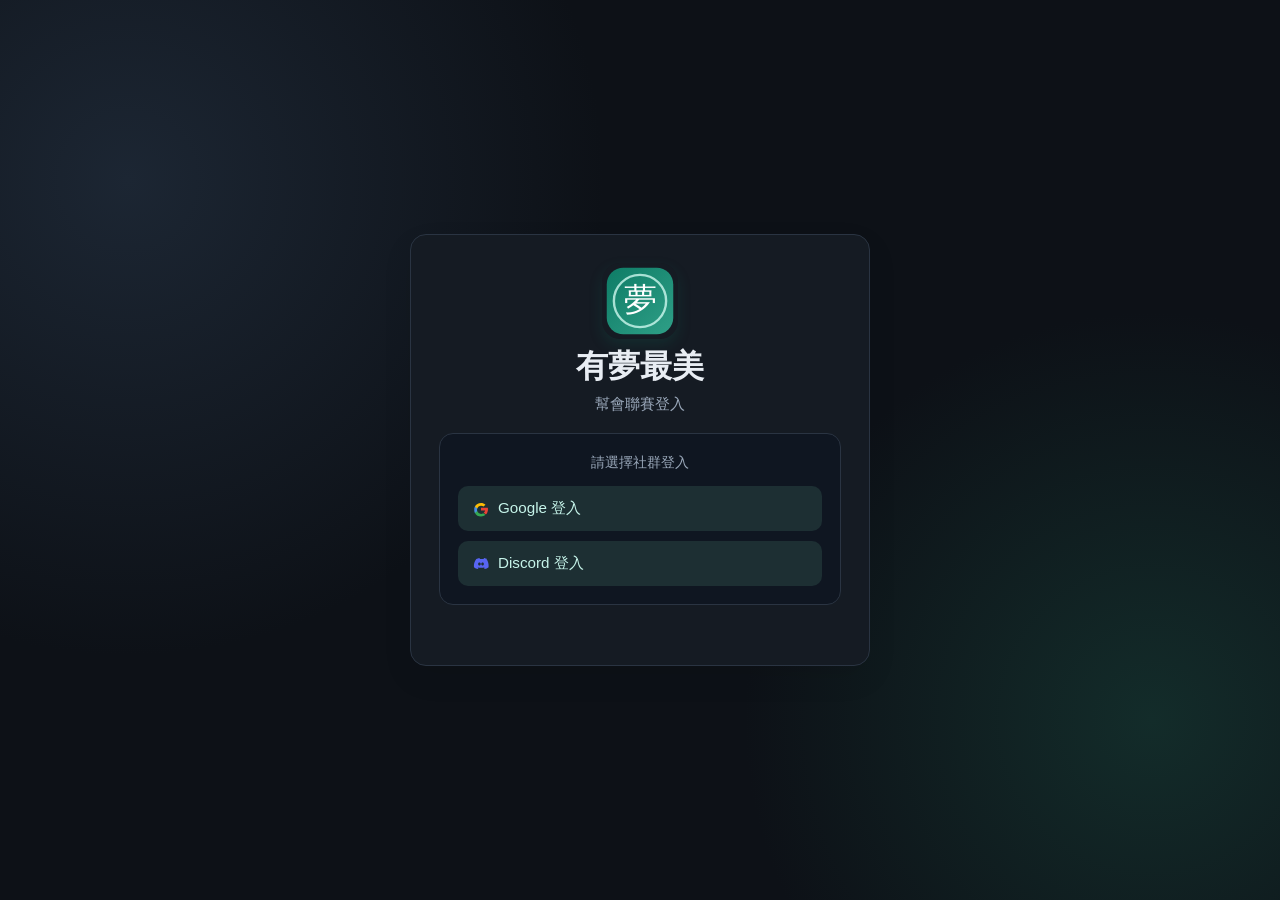
<file: index.html>
<!DOCTYPE html>
<html lang="zh-Hant">
<head>
  <meta charset="UTF-8">
  <meta http-equiv="refresh" content="0; url=./login.html">
  <meta name="viewport" content="width=device-width, initial-scale=1.0">
  <title>Redirecting...</title>
  <script>window.location.replace('./login.html')</script>
</head>
<body></body>
</html>
</file>
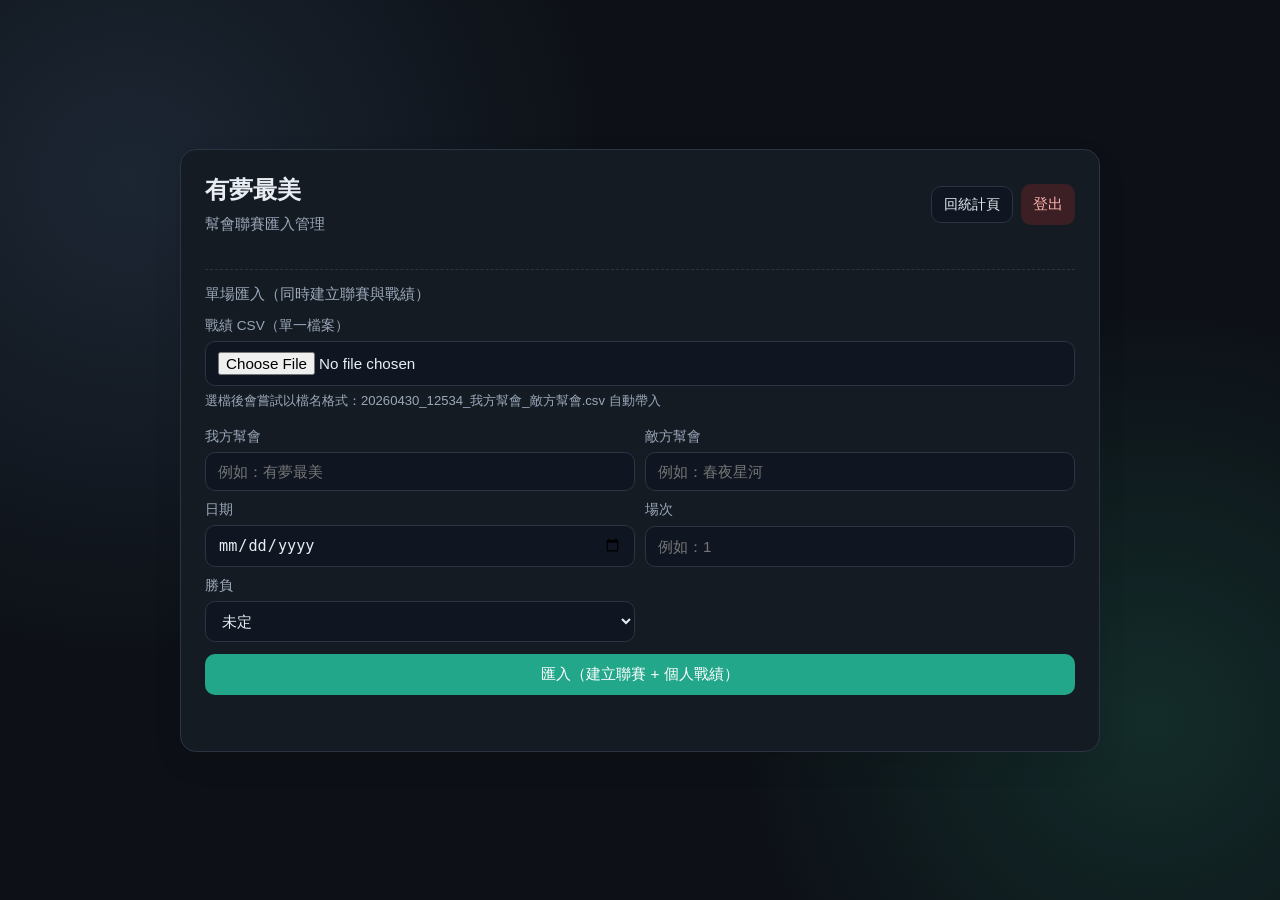
<file: dashboard.html>
<!DOCTYPE html>
<html lang="zh-Hant">
<head>
  <meta charset="UTF-8">
  <meta name="viewport" content="width=device-width, initial-scale=1.0">
  <title>有夢最美｜幫會聯賽管理</title>
  <link rel="icon" type="image/svg+xml" href="./favicon.svg">
  <link rel="stylesheet" href="./shared.css">
</head>
<body class="page-center">
  <main class="card">
    <div class="topbar">
      <div>
        <h1>有夢最美</h1>
        <p>幫會聯賽匯入管理</p>
      </div>
      <div class="topbar-actions">
        <a class="nav-btn" href="./stats.html">回統計頁</a>
        <button id="logoutBtn" class="danger" type="button">登出</button>
      </div>
    </div>

    <section class="stack">
      <section class="panel stack">
        <p>單場匯入（同時建立聯賽與戰績）</p>
        <div class="field">
          <label for="csvFileInput">戰績 CSV（單一檔案）</label>
          <input id="csvFileInput" type="file" accept=".csv,text/csv">
          <div class="hint">選檔後會嘗試以檔名格式：20260430_12534_我方幫會_敵方幫會.csv 自動帶入</div>
          <ul id="selectedFilesList" class="file-list"></ul>
        </div>
        <div class="grid-2">
          <div class="field">
            <label for="guildAInput">我方幫會</label>
            <input id="guildAInput" type="text" placeholder="例如：有夢最美">
          </div>
          <div class="field">
            <label for="guildBInput">敵方幫會</label>
            <input id="guildBInput" type="text" placeholder="例如：春夜星河">
          </div>
          <div class="field">
            <label for="matchDateInput">日期</label>
            <input id="matchDateInput" type="date">
          </div>
          <div class="field">
            <label for="matchRoundInput">場次</label>
            <input id="matchRoundInput" type="number" min="1" step="1" placeholder="例如：1">
          </div>
          <div class="field">
            <label for="matchResultInput">勝負</label>
            <select id="matchResultInput">
              <option value="unknown">未定</option>
              <option value="our_win">我方勝利</option>
              <option value="enemy_win">敵方勝利</option>
            </select>
          </div>
        </div>
        <button id="importStatsBtn" class="primary" type="button">匯入（建立聯賽 + 個人戰績）</button>
      </section>

    </section>

    <div id="status" aria-live="polite"></div>
  </main>
  <script src="./config.js"></script>
  <script type="module" src="./dashboard.js"></script>
</body>
</html>
</file>
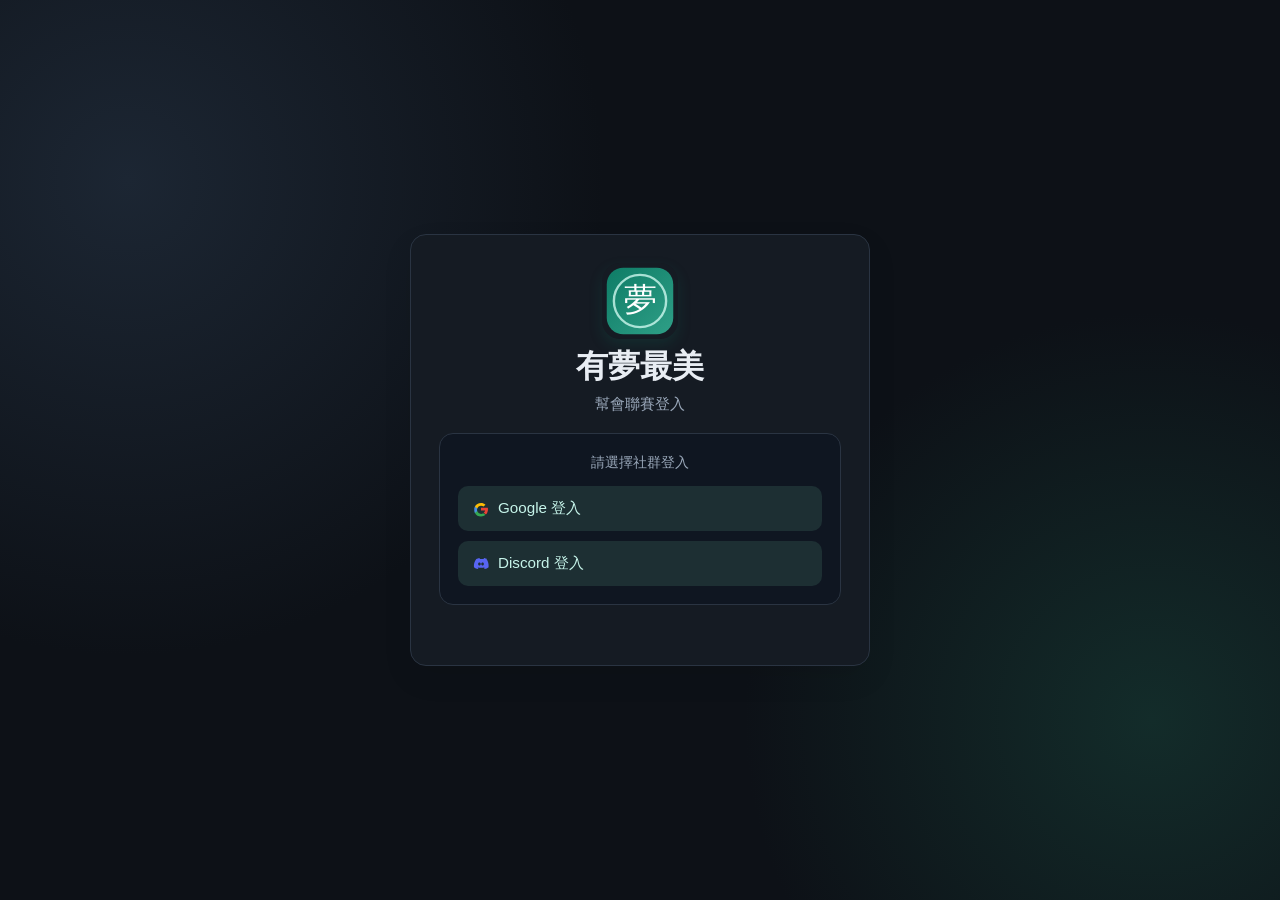
<file: login.html>
<!DOCTYPE html>
<html lang="zh-Hant">
<head>
  <meta charset="UTF-8">
  <meta name="viewport" content="width=device-width, initial-scale=1.0">
  <title>有夢最美｜幫會聯賽登入</title>
  <link rel="icon" type="image/svg+xml" href="./favicon.svg">
  <link rel="stylesheet" href="./shared.css">
</head>
<body class="page-center login-page">
  <main class="card login-main">
    <section class="login-hero">
      <img class="brand-logo login-logo" src="./favicon.svg" alt="有夢最美 Logo">
      <h1 class="hero-title">有夢最美</h1>
      <p class="login-subtitle">幫會聯賽登入</p>
    </section>

    <section class="login-card stack">
      <div class="divider">請選擇社群登入</div>
      <div class="login-actions">
        <button id="googleLoginBtn" class="oauth oauth-btn" type="button" aria-label="使用 Google 登入">
            <svg viewBox="0 0 24 24" aria-hidden="true"><path fill="#EA4335" d="M12 10.2v3.9h5.5c-.2 1.2-.9 2.2-1.9 2.9l3 2.3c1.7-1.6 2.7-4 2.7-6.9 0-.7-.1-1.4-.2-2.1H12z"/><path fill="#34A853" d="M12 22c2.4 0 4.4-.8 5.9-2.2l-3-2.3c-.8.6-1.8 1-2.9 1-2.3 0-4.3-1.6-5-3.7H3.9v2.4C5.4 20.2 8.4 22 12 22z"/><path fill="#4A90E2" d="M7 14.8c-.2-.6-.3-1.2-.3-1.8s.1-1.2.3-1.8V8.8H3.9C3.3 10 3 11 3 13s.3 3 .9 4.2L7 14.8z"/><path fill="#FBBC05" d="M12 7.5c1.3 0 2.5.5 3.4 1.3l2.6-2.6C16.4 4.8 14.4 4 12 4 8.4 4 5.4 5.8 3.9 8.8L7 11.2c.7-2.1 2.7-3.7 5-3.7z"/></svg>
            <span>Google 登入</span>
        </button>
        <button id="discordLoginBtn" class="oauth oauth-btn" type="button" aria-label="使用 Discord 登入">
            <svg viewBox="0 0 24 24" aria-hidden="true"><path fill="#5865F2" d="M20.3 5.4A16.9 16.9 0 0 0 16.1 4c-.2.4-.5 1-.7 1.4a15.8 15.8 0 0 0-4.8 0c-.2-.4-.5-1-.7-1.4-1.5.2-2.9.7-4.2 1.4C3 9.1 2.3 12.7 2.6 16.2a17 17 0 0 0 5.1 2.6c.4-.6.8-1.2 1-1.9-.6-.2-1.2-.5-1.7-.8.1-.1.2-.2.3-.2 3.3 1.6 6.9 1.6 10.1 0l.3.2c-.5.3-1.1.6-1.7.8.3.7.6 1.3 1 1.9 1.9-.5 3.6-1.4 5.1-2.6.4-4.1-.6-7.7-2.8-10.8zM9.9 14.1c-1 0-1.8-.9-1.8-2s.8-2 1.8-2 1.8.9 1.8 2-.8 2-1.8 2zm4.2 0c-1 0-1.8-.9-1.8-2s.8-2 1.8-2 1.8.9 1.8 2-.8 2-1.8 2z"/></svg>
            <span>Discord 登入</span>
        </button>
      </div>
    </section>
    <div id="status" aria-live="polite"></div>
  </main>
  <script src="./config.js"></script>
  <script type="module" src="./login.js"></script>
</body>
</html>
</file>
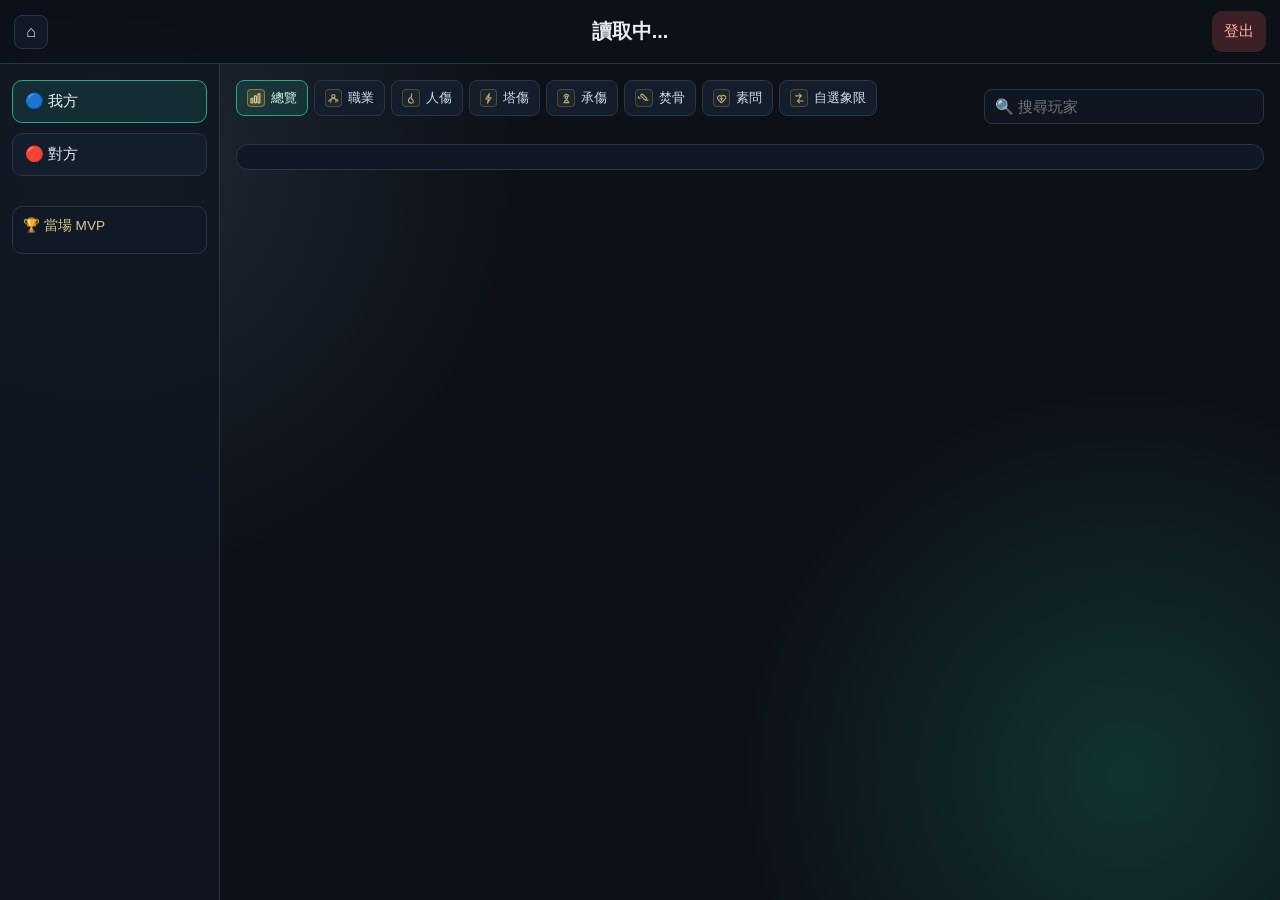
<file: stats-detail.html>
<!DOCTYPE html>
<html lang="zh-Hant">
<head>
  <meta charset="UTF-8">
  <meta name="viewport" content="width=device-width, initial-scale=1.0">
  <title>有夢最美｜聯賽細節</title>
  <link rel="icon" type="image/svg+xml" href="./favicon.svg">
  <link rel="stylesheet" href="./shared.css">
</head>
<body class="detail-page">
  <header class="detail-top-header">
    <a class="detail-home" href="./stats.html">⌂</a>
    <div class="detail-top-vs">
      <div class="detail-vs-line" id="detailVsLine">讀取中...</div>
    </div>
    <div class="detail-top-actions">
      <button id="logoutBtn" class="danger" type="button">登出</button>
    </div>
  </header>

  <div class="detail-app">
    <aside class="detail-sidebar">
      <button class="detail-nav-btn active" data-view="a" id="viewBtnA">🔵 我方</button>
      <button class="detail-nav-btn" data-view="b" id="viewBtnB">🔴 對方</button>
      <div id="sidebarCompare"></div>
      <div class="detail-mvp-box">
        <div class="detail-mvp-title">🏆 當場 MVP</div>
        <div id="mvpList" class="detail-mvp-list"></div>
      </div>
    </aside>

    <main class="detail-main">
      <section class="detail-toolbar">
        <div id="detailTabs">
          <div class="detail-tabs">
            <button class="detail-tab active" data-tab="overview"><span class="tab-ic"><svg viewBox="0 0 20 20" fill="none"><rect x="3" y="10" width="3" height="7" rx="1"/><rect x="8.5" y="6" width="3" height="11" rx="1"/><rect x="14" y="3" width="3" height="14" rx="1"/></svg></span>總覽</button>
            <button class="detail-tab" data-tab="job"><span class="tab-ic"><svg viewBox="0 0 20 20" fill="none"><path d="M6 16v-2.5A3.5 3.5 0 0 1 9.5 10h1A3.5 3.5 0 0 1 14 13.5V16"/><circle cx="10" cy="6.5" r="2.5"/><path d="M3 14.5A2.5 2.5 0 0 1 5.5 12M17 14.5A2.5 2.5 0 0 0 14.5 12"/></svg></span>職業</button>
            <button class="detail-tab" data-tab="dmg"><span class="tab-ic"><svg viewBox="0 0 20 20" fill="none"><path d="M10 3c1.2 2 .7 3.3-.1 4.4-.5.7-.8 1.4-.4 2.3.5 1.1 1.7 1.7 2.6 2.8.9 1.2 1.2 2.9.2 4.5"/><path d="M8.5 8.5c-1.6 1-3 2.3-3 4.5A4.5 4.5 0 0 0 10 17.5"/></svg></span>人傷</button>
            <button class="detail-tab" data-tab="eff"><span class="tab-ic"><svg viewBox="0 0 20 20" fill="none"><path d="M11.5 2.5 6 11h4l-1.5 6.5L14 9h-4l1.5-6.5Z"/></svg></span>塔傷</button>
            <button class="detail-tab" data-tab="heavy"><span class="tab-ic"><svg viewBox="0 0 20 20" fill="none"><path d="M6 16.5h8"/><path d="M7.2 14.5 10 12.2l2.8 2.3"/><path d="M8 8.5a2 2 0 1 1 4 0c0 1.3-.8 2-2 2s-2-.7-2-2Z"/><path d="M6.2 6.5a4 4 0 0 1 7.6 0"/></svg></span>承傷</button>
            <button class="detail-tab" data-tab="bone"><span class="tab-ic"><svg viewBox="0 0 20 20" fill="none"><path d="M6.5 6.5a1.8 1.8 0 1 1 2.6-2.6l5.4 5.4a1.8 1.8 0 1 1-2.6 2.6Z"/><path d="M5 9.5a1.6 1.6 0 1 1-2.3-2.3M15 10.5a1.6 1.6 0 1 0 2.3 2.3"/></svg></span>焚骨</button>
            <button class="detail-tab" data-tab="suwen"><span class="tab-ic"><svg viewBox="0 0 20 20" fill="none"><path d="M10 16.8 4.6 11.6a3.6 3.6 0 0 1 5.1-5l.3.3.3-.3a3.6 3.6 0 1 1 5.1 5Z"/><path d="M10 8v5M7.5 10.5h5"/></svg></span>素問</button>
            <button class="detail-tab" data-tab="cquadrant"><span class="tab-ic"><svg viewBox="0 0 20 20" fill="none"><path d="M4 6h9"/><path d="m10 3 3 3-3 3"/><path d="M16 14H7"/><path d="m10 11-3 3 3 3"/></svg></span>自選象限</button>
          </div>
          <div class="detail-tabs detail-tabs-advanced">
          </div>
        </div>
        <input id="playerSearch" class="detail-search" type="text" placeholder="🔍 搜尋玩家">
      </section>

      <section id="detailContent" class="detail-content"></section>
    </main>
  </div>
  <div id="status" aria-live="polite" style="display:none"></div>
  <script src="./config.js"></script>
  <script type="module" src="./stats-detail.js"></script>
</body>
</html>
</file>
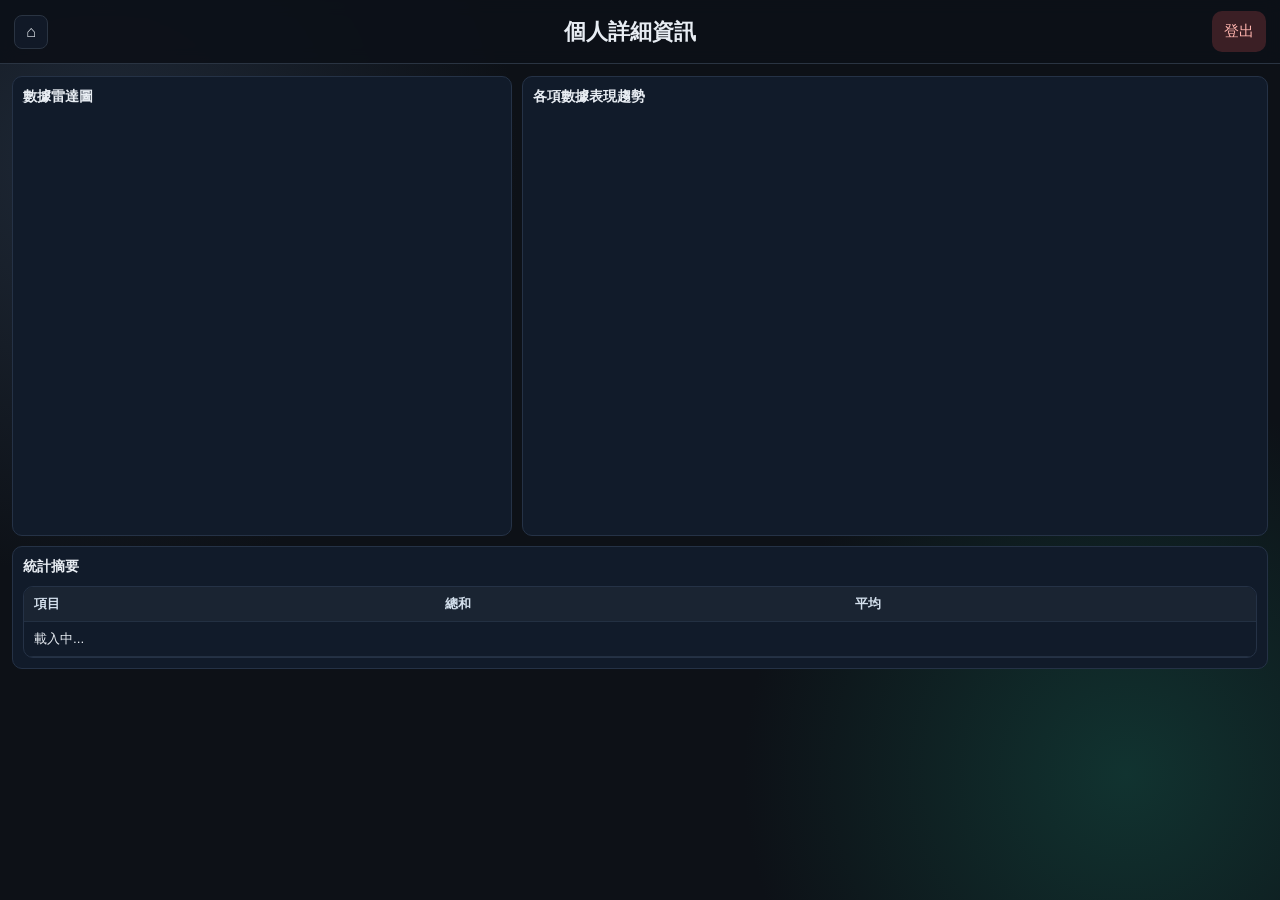
<file: stats-player-detail.html>
<!DOCTYPE html>
<html lang="zh-Hant">
<head>
  <meta charset="UTF-8">
  <meta name="viewport" content="width=device-width, initial-scale=1.0">
  <title>有夢最美｜個人詳細資訊</title>
  <link rel="icon" type="image/svg+xml" href="./favicon.svg">
  <link rel="stylesheet" href="./shared.css">
</head>
<body class="totals-page">
  <header class="totals-top-header">
    <a class="detail-home" href="./stats-totals.html">⌂</a>
    <div class="totals-head-left">
      <h1 id="playerTitle">個人詳細資訊</h1>
    </div>
    <div class="topbar-actions">
      <button id="logoutBtn" class="danger" type="button">登出</button>
    </div>
  </header>

  <main class="totals-main">
    <section class="totals-content player-detail-layout">
      <section class="player-detail-top">
        <section class="detail-panel" id="playerRadarPanel">
          <h3>數據雷達圖</h3>
          <div id="playerRadarWrap" style="overflow:auto;"></div>
        </section>
        <section class="detail-panel">
          <h3>各項數據表現趨勢</h3>
          <div id="playerTrendWrap" class="player-trend-scroll"></div>
        </section>
      </section>
      <section class="detail-panel">
        <h3>統計摘要</h3>
        <div class="detail-table-wrap">
          <table class="detail-table">
            <thead>
              <tr>
                <th>項目</th>
                <th>總和</th>
                <th>平均</th>
              </tr>
            </thead>
            <tbody id="playerSummaryBody">
              <tr><td colspan="3">載入中...</td></tr>
            </tbody>
          </table>
        </div>
      </section>
    </section>
    <div id="status" aria-live="polite"></div>
  </main>

  <script src="./config.js"></script>
  <script type="module" src="./stats-player-detail.js"></script>
  <div id="playerTrendTip" class="player-trend-tip" style="display:none;"></div>
</body>
</html>
</file>
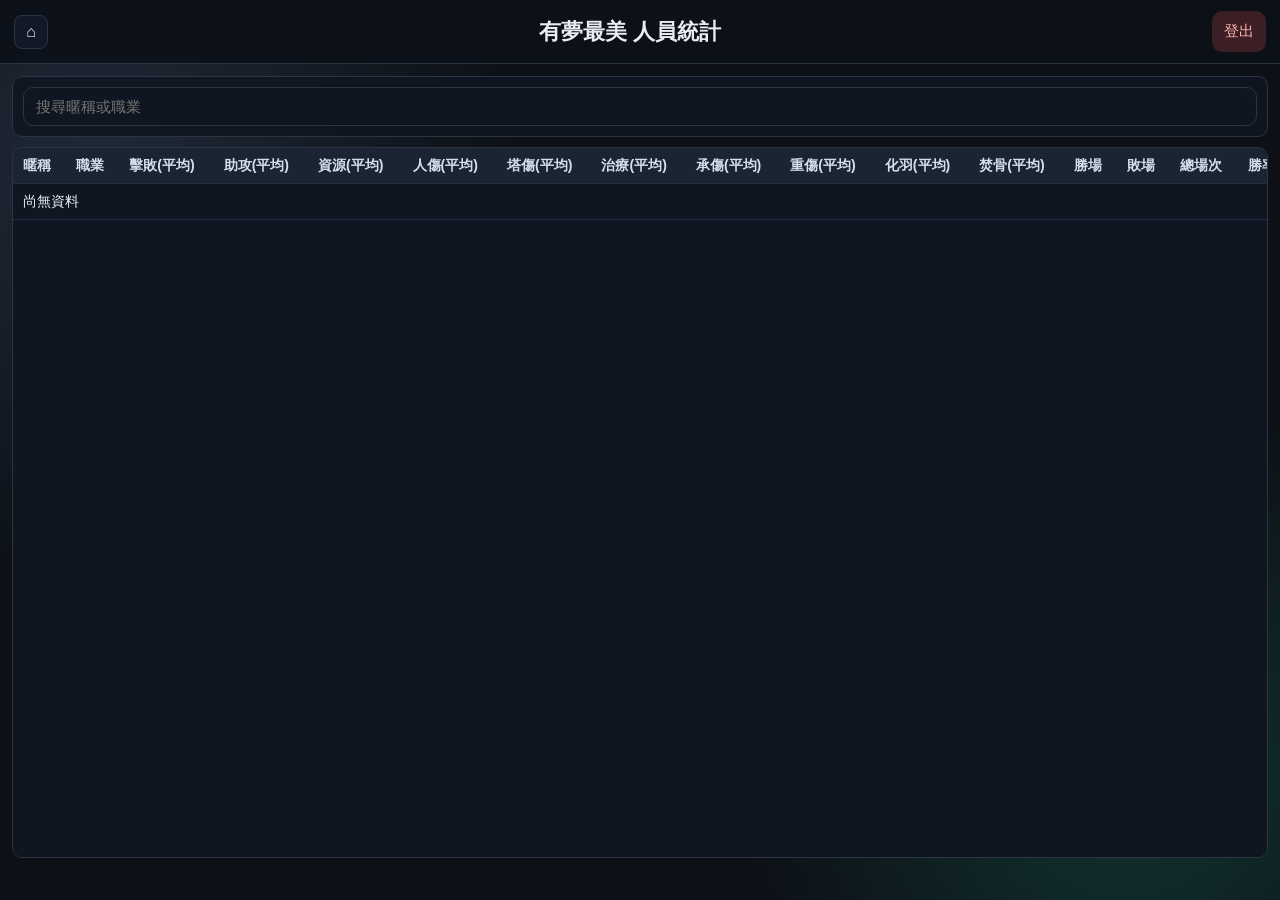
<file: stats-totals.html>
<!DOCTYPE html>
<html lang="zh-Hant">
<head>
  <meta charset="UTF-8">
  <meta name="viewport" content="width=device-width, initial-scale=1.0">
  <title>有夢最美｜人員總計</title>
  <link rel="icon" type="image/svg+xml" href="./favicon.svg">
  <link rel="stylesheet" href="./shared.css">
</head>
<body class="totals-page">
  <header class="totals-top-header">
    <a class="detail-home" href="./stats.html">⌂</a>
    <div class="totals-head-left">
      <h1>有夢最美 人員統計</h1>
    </div>
    <div class="topbar-actions">
      <button id="logoutBtn" class="danger" type="button">登出</button>
    </div>
  </header>

  <main class="totals-main">
    <section class="totals-toolbar">
      <div class="field">
        <input id="playerSearch" type="text" placeholder="搜尋暱稱或職業">
      </div>
    </section>
    <section class="totals-content">
      <div class="table-wrap totals-table-wrap">
        <table>
          <thead>
            <tr>
              <th class="detail-sort" data-sort="player_name">暱稱</th>
              <th class="detail-sort" data-sort="class_name">職業</th>
              <th class="detail-sort" data-sort="avg_kills">擊敗(平均)</th>
              <th class="detail-sort" data-sort="avg_assists">助攻(平均)</th>
              <th class="detail-sort" data-sort="avg_resources">資源(平均)</th>
              <th class="detail-sort" data-sort="avg_pvp">人傷(平均)</th>
              <th class="detail-sort" data-sort="avg_bld">塔傷(平均)</th>
              <th class="detail-sort" data-sort="avg_heal">治療(平均)</th>
              <th class="detail-sort" data-sort="avg_tank">承傷(平均)</th>
              <th class="detail-sort" data-sort="avg_heavy">重傷(平均)</th>
              <th class="detail-sort" data-sort="avg_feather">化羽(平均)</th>
              <th class="detail-sort" data-sort="avg_bone">焚骨(平均)</th>
              <th class="detail-sort" data-sort="wins">勝場</th>
              <th class="detail-sort" data-sort="losses">敗場</th>
              <th class="detail-sort" data-sort="matches">總場次</th>
              <th class="detail-sort" data-sort="win_rate">勝率</th>
              <th class="detail-sort" data-sort="kills_sum">擊敗(加總)</th>
              <th class="detail-sort" data-sort="assists_sum">助攻(加總)</th>
              <th class="detail-sort" data-sort="resources_sum">資源(加總)</th>
              <th class="detail-sort" data-sort="pvp_sum">人傷(加總)</th>
              <th class="detail-sort" data-sort="bld_sum">塔傷(加總)</th>
              <th class="detail-sort" data-sort="heal_sum">治療(加總)</th>
              <th class="detail-sort" data-sort="tank_sum">承傷(加總)</th>
              <th class="detail-sort" data-sort="heavy_sum">重傷(加總)</th>
              <th class="detail-sort" data-sort="feather_sum">化羽(加總)</th>
              <th class="detail-sort" data-sort="bone_sum">焚骨(加總)</th>
              <th class="detail-sort" data-sort="k_per_h">擊殺/重傷</th>
              <th class="detail-sort" data-sort="dmg_per_kill">傷害/擊殺</th>
            </tr>
          </thead>
          <tbody id="totalsBody"><tr><td colspan="28">尚無資料</td></tr></tbody>
        </table>
      </div>
    </section>
    <div id="status" aria-live="polite"></div>
  </main>

  <script src="./config.js"></script>
  <script type="module" src="./stats-totals.js"></script>
</body>
</html>
</file>
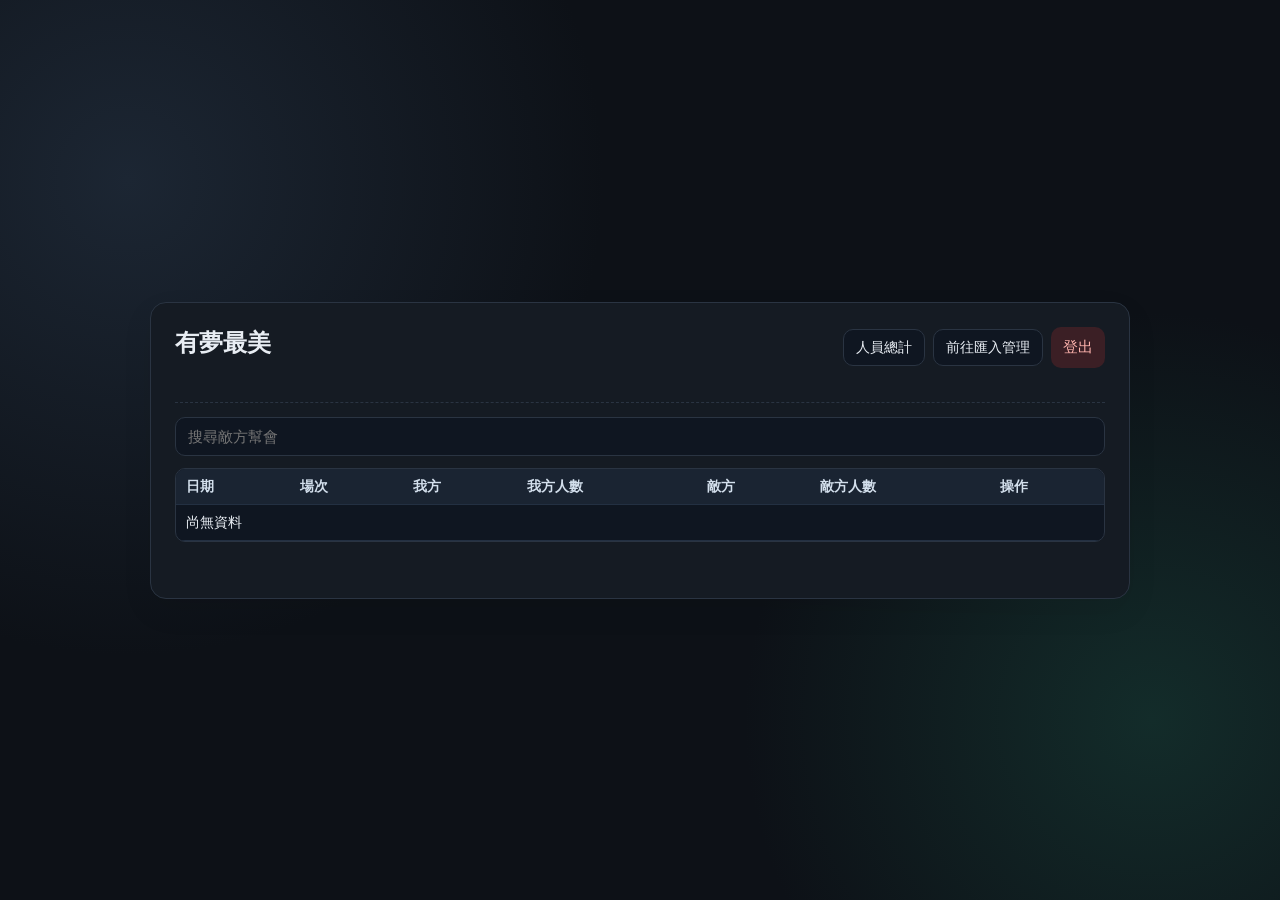
<file: stats.html>
<!DOCTYPE html>
<html lang="zh-Hant">
<head>
  <meta charset="UTF-8">
  <meta name="viewport" content="width=device-width, initial-scale=1.0">
  <title>有夢最美｜幫會聯賽清單</title>
  <link rel="icon" type="image/svg+xml" href="./favicon.svg">
  <link rel="stylesheet" href="./shared.css">
</head>
<body class="page-center stats-page">
  <main class="card stats-main">
    <div class="topbar">
      <div>
        <h1>有夢最美</h1>
      </div>
      <div class="topbar-actions">
        <a class="nav-btn" href="./stats-totals.html">人員總計</a>
        <a class="nav-btn" href="./dashboard.html">前往匯入管理</a>
        <button id="logoutBtn" class="danger" type="button">登出</button>
      </div>
    </div>

    <section class="stack">
      <section class="panel stack">
        <div class="field">
          <input id="enemyGuildSearch" type="text" placeholder="搜尋敵方幫會">
        </div>
        <div class="table-wrap">
          <table>
            <thead><tr><th>日期</th><th>場次</th><th>我方</th><th>我方人數</th><th>敵方</th><th>敵方人數</th><th>操作</th></tr></thead>
            <tbody id="leagueListBody"><tr><td colspan="7">尚無資料</td></tr></tbody>
          </table>
        </div>
      </section>
    </section>

    <div id="status" aria-live="polite"></div>
  </main>
  <script src="./config.js"></script>
  <script type="module" src="./stats.js"></script>
</body>
</html>
</file>
<file: shared.css>
:root {
  --bg: #0d1117;
  --card: #151b23;
  --text: #e8edf3;
  --muted: #9aa8ba;
  --accent: #22a78a;
  --accent-hover: #1c8c74;
  --danger: #ff7b72;
  --border: #2a3442;
}

* { box-sizing: border-box; }

body {
  margin: 0;
  min-height: 100vh;
  font-family: "Avenir Next", "Noto Sans TC", sans-serif;
  color: var(--text);
  background:
    radial-gradient(circle at 10% 20%, #1c2633 0%, transparent 35%),
    radial-gradient(circle at 90% 80%, #132c2a 0%, transparent 30%),
    var(--bg);
  padding: 24px;
}

.page-center {
  display: grid;
  place-items: center;
}

.card {
  width: 100%;
  max-width: 920px;
  background: var(--card);
  border: 1px solid var(--border);
  border-radius: 16px;
  padding: 24px;
  box-shadow: 0 12px 30px rgba(0, 0, 0, 0.08);
}

h1 { margin: 0 0 8px; font-size: 1.5rem; }
p { margin: 0; color: var(--muted); font-size: 0.95rem; }

.stack { display: grid; gap: 12px; margin-top: 18px; }
.row { display: grid; grid-template-columns: 1fr 1fr; gap: 10px; }
.grid-2 { display: grid; grid-template-columns: 1fr 1fr; gap: 10px; }
.grid-3 { display: grid; grid-template-columns: 1fr 1fr 1fr; gap: 10px; }

button {
  border: 0;
  border-radius: 10px;
  padding: 10px 12px;
  font-size: 0.95rem;
  cursor: pointer;
  transition: background 0.2s ease, transform 0.1s ease;
}
button:active { transform: translateY(1px); }

.primary { background: var(--accent); color: white; }
.primary:hover { background: var(--accent-hover); }
.secondary { background: #ede8dc; color: var(--text); }
.secondary { background: #273242; color: #dbe6f3; }
.danger { background: #3b1f25; color: #ffb4ae; }
.oauth { background: #1d2f33; color: #c6f4ea; }
.oauth:hover { background: #254048; }

input, select {
  width: 100%;
  padding: 10px 12px;
  border: 1px solid var(--border);
  border-radius: 10px;
  font-size: 0.95rem;
  background: #0f1621;
  color: var(--text);
}

label { font-size: 0.85rem; color: var(--muted); }
.field { display: grid; gap: 6px; }

.divider { font-size: 0.85rem; color: var(--muted); text-align: center; margin: 2px 0; }
.oauth-btn { display: inline-flex; align-items: center; justify-content: center; gap: 8px; }
.oauth-btn svg { width: 18px; height: 18px; flex: 0 0 auto; }

.hidden { display: none; }
.panel { margin-top: 16px; padding-top: 14px; border-top: 1px dashed var(--border); }

.summary-box {
  border: 1px solid var(--border);
  border-radius: 10px;
  padding: 10px 12px;
  background: #0f1621;
  font-size: 0.9rem;
}
.hint { font-size: 0.82rem; color: var(--muted); }
.file-list { margin: 0; padding-left: 18px; font-size: 0.84rem; color: #4d493f; }
.file-list { margin: 0; padding-left: 18px; font-size: 0.84rem; color: #b8c5d4; }
.file-list li { margin: 2px 0; }

.table-wrap { overflow: auto; border: 1px solid var(--border); border-radius: 10px; background: #0f1621; }
table { width: 100%; border-collapse: collapse; font-size: 0.88rem; }
th, td { padding: 8px 10px; border-bottom: 1px solid #233042; text-align: left; white-space: nowrap; }
thead th { background: #1a2432; color: #d3dfec; }
tbody tr:hover td { background: rgba(79, 195, 247, 0.08); }

#status { margin-top: 12px; min-height: 20px; font-size: 0.9rem; color: var(--muted); }

.auth-shell { display: grid; grid-template-columns: 1.1fr 1fr; gap: 16px; align-items: stretch; }
.hero {
  border: 1px solid var(--border);
  border-radius: 14px;
  padding: 18px;
  background: linear-gradient(160deg, #1b2430 0%, #122325 100%);
  display: grid;
  gap: 12px;
  align-content: center;
}.hero-title { margin: 0; font-size: 2rem; line-height: 1.1; }
.hero-sub { margin: 0; font-size: 1rem; color: #b6c4d3; }
.hero-list { margin: 0; padding-left: 18px; color: #b6c4d3; font-size: 0.9rem; display: grid; gap: 4px; }
.brand-logo {
  width: 68px;
  height: 68px;
  border-radius: 16px;
  box-shadow: 0 6px 14px rgba(14, 124, 102, 0.18);
}
.login-card { border: 1px solid var(--border); border-radius: 14px; padding: 18px; background: #0f1621; }

.topbar { display: flex; justify-content: space-between; gap: 12px; align-items: center; }

@media (max-width: 840px) {
  .auth-shell { grid-template-columns: 1fr; }
  .hero-title { font-size: 1.7rem; }
  .grid-3 { grid-template-columns: 1fr; }
  .row, .grid-2 { grid-template-columns: 1fr; }
  .totals-top-header {
    height: auto;
    min-height: 64px;
    padding: 8px 10px;
    flex-wrap: wrap;
    gap: 8px;
  }
  .totals-main {
    min-height: calc(100vh - 80px);
    padding: 10px;
  }
  .player-detail-top {
    grid-template-columns: 1fr;
    min-height: auto;
  }
  .player-trend-scroll {
    max-height: 480px;
  }
}

/* Login page specific */
.login-page .login-main {
  max-width: 460px;
  padding: 28px;
}

.login-page .login-hero {
  display: grid;
  justify-items: center;
  gap: 10px;
  margin-bottom: 14px;
}

.login-page .login-logo {
  width: 76px;
  height: 76px;
  border-radius: 18px;
}

.login-page .hero-title {
  margin: 0;
  font-size: 2rem;
}

.login-page .login-subtitle {
  margin: 0;
  font-size: 0.95rem;
  color: var(--muted);
}

.login-page .login-card { border: 1px solid var(--border); background: #0f1621; }

.login-page .login-actions {
  display: grid;
  gap: 10px;
}

.login-page .oauth-btn {
  justify-content: flex-start;
  padding: 12px 14px;
}

.topbar-actions {
  display: flex;
  gap: 8px;
  align-items: center;
}

.nav-btn {
  display: inline-flex;
  align-items: center;
  justify-content: center;
  border: 1px solid var(--border);
  border-radius: 10px;
  background: #0f1621;
  color: var(--text);
  padding: 8px 12px;
  font-size: 0.9rem;
  text-decoration: none;
}

.nav-btn:hover {
  background: #1a2432;
}

/* Stats page specific */
.stats-page .stats-main {
  max-width: 980px;
}

/* Totals page */
.totals-page {
  margin: 0;
  min-height: 100vh;
  padding: 0;
  background:
    radial-gradient(circle at 8% 18%, #1f2937 0%, transparent 30%),
    radial-gradient(circle at 88% 86%, #113330 0%, transparent 28%),
  var(--bg);
  display: flex;
  flex-direction: column;
  overflow-x: hidden;
}

.totals-top-header {
  height: 64px;
  border-bottom: 1px solid var(--border);
  background: rgba(12, 17, 24, 0.92);
  backdrop-filter: blur(8px);
  display: flex;
  align-items: center;
  justify-content: space-between;
  padding: 0 14px;
  position: sticky;
  top: 0;
  z-index: 20;
}

.totals-head-left {
  display: grid;
  gap: 2px;
}

.totals-head-left h1 {
  margin: 0;
  font-size: 1.35rem;
  white-space: nowrap;
}

.totals-head-left p {
  margin: 0;
  font-size: 0.86rem;
  color: #9fb1c6;
}

.totals-main {
  min-height: calc(100vh - 64px);
  padding: 12px;
  display: grid;
  grid-template-rows: auto 1fr auto;
  gap: 10px;
  min-width: 0;
  overflow: hidden;
}

.totals-toolbar {
  background: rgba(15, 22, 33, 0.88);
  border: 1px solid var(--border);
  border-radius: 10px;
  padding: 10px;
}

.totals-content {
  min-height: 0;
  min-width: 0;
  overflow: hidden;
}

.totals-table-wrap {
  width: 100%;
  max-width: 100%;
  height: 100%;
  overflow: auto;
  overflow-x: auto;
  overflow-y: auto;
  -webkit-overflow-scrolling: touch;
}

.totals-table-wrap table {
  min-width: 2400px;
  width: max-content;
}

.totals-avg-heat {
  background: rgba(110, 179, 226, var(--tot-heat-alpha, 0));
}

.totals-main #status {
  margin-top: 0;
}

.player-detail-layout {
  display: grid;
  gap: 10px;
}

.player-detail-top {
  display: grid;
  grid-template-columns: minmax(380px, 500px) minmax(420px, 1fr);
  gap: 10px;
  min-height: 460px;
}

.player-trend-scroll {
  max-height: 420px;
  overflow: auto;
  display: grid;
  gap: 8px;
  padding-right: 2px;
}

.player-trend-card {
  border: 1px solid #253246;
  border-radius: 8px;
  background: #111b2a;
  padding: 8px;
  overflow: hidden;
  transition: border-color 0.18s ease, box-shadow 0.18s ease, transform 0.1s ease;
}

.player-trend-card:hover {
  border-color: rgba(201, 168, 76, 0.45);
  box-shadow: 0 6px 18px rgba(0, 0, 0, 0.28);
}

.player-trend-title {
  font-size: 0.86rem;
  color: #d8c889;
  margin-bottom: 6px;
}

#playerRadarPanel,
.player-detail-layout .detail-panel {
  transition: border-color 0.18s ease, box-shadow 0.18s ease;
}

#playerRadarPanel:hover,
.player-detail-layout .detail-panel:hover {
  border-color: rgba(201, 168, 76, 0.38);
  box-shadow: 0 6px 18px rgba(0, 0, 0, 0.24);
}

.player-trend-tip {
  position: fixed;
  z-index: 9999;
  pointer-events: none;
  background: rgba(12, 18, 28, 0.96);
  border: 1px solid rgba(201, 168, 76, 0.45);
  color: #dce6f2;
  border-radius: 6px;
  padding: 6px 8px;
  font-size: 0.76rem;
  white-space: nowrap;
  box-shadow: 0 8px 20px rgba(0, 0, 0, 0.35);
}

.chart-card {
  border: 1px solid var(--border);
  border-radius: 12px;
  padding: 12px;
  background: #0f1621;
}

.chart-card h3 {
  margin: 0 0 10px;
  font-size: 0.95rem;
}

.chart-list {
  display: grid;
  gap: 8px;
}

.chart-row {
  display: grid;
  grid-template-columns: 110px 1fr 52px;
  align-items: center;
  gap: 8px;
  font-size: 0.82rem;
}

.chart-bar-wrap {
  height: 10px;
  border-radius: 999px;
  background: #1f2a38;
  overflow: hidden;
}

.chart-bar {
  height: 100%;
  border-radius: 999px;
  background: linear-gradient(90deg, #0e7c66, #2f9f87);
}

/* Detail page */
.detail-page {
  margin: 0;
  min-height: 100vh;
  padding: 0;
  background:
    radial-gradient(circle at 8% 18%, #1f2937 0%, transparent 30%),
    radial-gradient(circle at 88% 86%, #113330 0%, transparent 28%),
    var(--bg);
  display: flex;
  flex-direction: column;
}

.detail-top-header {
  height: 64px;
  border-bottom: 1px solid var(--border);
  background: rgba(12, 17, 24, 0.92);
  backdrop-filter: blur(8px);
  display: flex;
  align-items: center;
  justify-content: space-between;
  padding: 0 14px;
  position: sticky;
  top: 0;
  z-index: 20;
}

.detail-home {
  width: 34px;
  height: 34px;
  border-radius: 8px;
  border: 1px solid var(--border);
  background: #111927;
  color: var(--text);
  text-decoration: none;
  display: inline-flex;
  align-items: center;
  justify-content: center;
}

.detail-top-vs { display: flex; align-items: center; justify-content: center; min-width: 0; }
.detail-vs-line {
  font-size: 1.24rem;
  font-weight: 800;
  white-space: nowrap;
  overflow: hidden;
  text-overflow: ellipsis;
}
.vs-divider { color: #8fa0b5; font-weight: 700; margin: 0 4px; }
.vs-count { color: #b7c4d3; font-weight: 600; font-size: 0.9em; }
.vs-win-crown {
  width: 1rem;
  height: 1rem;
  display: inline-flex;
  align-items: center;
  justify-content: center;
  margin-left: 5px;
  color: #e8d080;
  vertical-align: text-bottom;
}
.vs-win-crown svg {
  width: 0.95rem;
  height: 0.95rem;
  stroke: currentColor;
  stroke-width: 1.7;
  stroke-linecap: round;
  stroke-linejoin: round;
  fill: rgba(201, 168, 76, 0.15);
}
.detail-top-actions { display: flex; gap: 8px; align-items: center; }

.detail-app {
  display: grid;
  grid-template-columns: 220px 1fr;
  min-height: calc(100vh - 64px);
}

.detail-sidebar {
  border-right: 1px solid var(--border);
  background: rgba(15, 22, 33, 0.8);
  padding: 16px 12px;
  display: grid;
  align-content: start;
  gap: 10px;
}

.detail-sb-title { color: var(--muted); font-size: 0.82rem; }

.detail-nav-btn {
  width: 100%;
  border: 1px solid var(--border);
  background: #131d2b;
  color: var(--text);
  text-align: left;
}

.detail-nav-btn.active {
  border-color: #22a78a;
  background: rgba(34, 167, 138, 0.15);
}

.detail-mvp-box {
  margin-top: 10px;
  border: 1px solid var(--border);
  border-radius: 10px;
  background: #111927;
  padding: 10px;
  display: grid;
  gap: 8px;
}

.detail-compare-box {
  margin-top: 10px;
  border: 1px solid var(--border);
  border-radius: 10px;
  background: #111927;
  padding: 10px;
  display: grid;
  gap: 10px;
}

.detail-compare-title {
  font-size: 0.85rem;
  color: #d8c889;
}

.sb-compare-legend {
  display: flex;
  justify-content: space-between;
  gap: 8px;
  font-size: 0.76rem;
}

.sb-compare-legend .a { color: #4fc3f7; }
.sb-compare-legend .b { color: #ef5350; }

.sb-compare-block {
  border: 1px solid #253246;
  border-radius: 8px;
  background: #101826;
  padding: 8px;
}

.sb-compare-subtitle {
  font-size: 0.75rem;
  color: #9fb1c6;
  margin-bottom: 6px;
}

.sb-compare-radar {
  width: 100%;
  height: auto;
  display: block;
}

.sb-lineup-wrap {
  display: grid;
  gap: 5px;
}

.sb-lineup-row {
  display: grid;
  grid-template-columns: 18px 42px 1fr 42px 18px;
  align-items: center;
  gap: 5px;
}

.sb-lineup-num {
  font-size: 0.72rem;
  color: #9fb1c6;
  text-align: center;
}

.sb-lineup-bar {
  height: 8px;
  border-radius: 5px;
  opacity: 0.7;
}

.sb-lineup-bar.a { justify-self: end; }
.sb-lineup-bar.b { justify-self: start; }

.sb-lineup-job {
  text-align: center;
  font-size: 0.73rem;
  font-weight: 700;
  white-space: nowrap;
}

.detail-mvp-title { font-size: 0.85rem; color: #d8c889; }
.detail-mvp-list { display: grid; gap: 6px; }

.detail-mvp-item {
  border: 1px solid #253246;
  border-radius: 8px;
  padding: 7px 8px;
  display: grid;
  gap: 4px;
  font-size: 0.8rem;
}
.detail-mvp-item.enemy {
  border-color: rgba(239, 83, 80, 0.35);
}

.detail-mvp-item strong { color: #d6e8e1; font-size: 0.86rem; }
.mvp-col { min-width: 0; }
.mvp-col-label { color: #b8c5d4; white-space: nowrap; }
.mvp-row2 {
  display: grid;
  grid-template-columns: 1fr auto;
  align-items: center;
  column-gap: 8px;
}
.mvp-col-name {
  color: #e8edf3;
  overflow: hidden;
  text-overflow: ellipsis;
  white-space: nowrap;
}
.mvp-col-val { white-space: nowrap; text-align: right; }

.mvp-ic {
  width: 1rem;
  height: 1rem;
  border-radius: 4px;
  border: 1px solid rgba(201, 168, 76, 0.26);
  display: inline-flex;
  align-items: center;
  justify-content: center;
  margin-right: 6px;
  color: #c9b989;
  background: rgba(201, 168, 76, 0.06);
  vertical-align: text-bottom;
}

.mvp-ic svg {
  width: 0.72rem;
  height: 0.72rem;
  stroke: currentColor;
  stroke-width: 1.8;
  stroke-linecap: round;
  stroke-linejoin: round;
}

.detail-main {
  padding: 16px;
  display: grid;
  align-content: start;
  gap: 12px;
}

.detail-toolbar {
  display: flex;
  align-items: center;
  gap: 10px;
  justify-content: space-between;
  flex-wrap: wrap;
}

.detail-tabs { display: flex; gap: 6px; flex-wrap: wrap; }
.detail-tabs-advanced {
  margin-top: 8px;
  padding-top: 8px;
}

.detail-tab {
  border: 1px solid var(--border);
  background: #131d2b;
  color: #d2dce8;
  border-radius: 8px;
  padding: 8px 10px;
  font-size: 0.82rem;
  display: inline-flex;
  align-items: center;
  gap: 6px;
}

.detail-tab.active {
  border-color: #22a78a;
  background: rgba(34, 167, 138, 0.16);
  color: #d3f6eb;
}

.tab-ic {
  width: 1.1rem;
  height: 1.1rem;
  border-radius: 4px;
  border: 1px solid rgba(201, 168, 76, 0.28);
  display: inline-flex;
  align-items: center;
  justify-content: center;
  color: #b7a879;
  background: rgba(201, 168, 76, 0.06);
  flex-shrink: 0;
}

.tab-ic svg {
  width: 0.8rem;
  height: 0.8rem;
  stroke: currentColor;
  stroke-width: 1.8;
  stroke-linecap: round;
  stroke-linejoin: round;
}

.detail-tab.active .tab-ic {
  border-color: rgba(201, 168, 76, 0.55);
  color: #e8d080;
  background: rgba(201, 168, 76, 0.16);
}

.detail-search {
  max-width: 280px;
  border-radius: 8px;
  padding: 8px 10px;
  background: #0f1621;
}

.detail-content {
  border: 1px solid var(--border);
  border-radius: 12px;
  background: #101826;
  padding: 12px;
}

.detail-summary {
  display: grid;
  grid-template-columns: repeat(3, minmax(0, 1fr));
  gap: 10px;
  margin-bottom: 12px;
}

.detail-summary-box {
  border: 1px solid #263348;
  border-radius: 9px;
  padding: 10px;
  font-size: 0.86rem;
  background: #111b2a;
}

.detail-table-wrap {
  overflow: auto;
  border: 1px solid #253246;
  border-radius: 10px;
}

.detail-table {
  width: 100%;
  min-width: 860px;
  border-collapse: collapse;
}

.detail-table th,
.detail-table td {
  border-bottom: 1px solid #233042;
  padding: 8px 10px;
  font-size: 0.84rem;
  white-space: nowrap;
}

.detail-table th {
  background: #1a2432;
  color: #d3dfec;
}

.overview-heat-cell {
  background: rgba(110, 179, 226, var(--ov-heat-alpha, 0));
}

.detail-table tbody tr:hover td {
  background: rgba(79, 195, 247, 0.09) !important;
}

.detail-sort {
  cursor: pointer;
  user-select: none;
}

.detail-sort span {
  color: #68768a;
  margin-left: 4px;
  font-size: 0.75rem;
}

.job-filter-row {
  display: flex;
  flex-wrap: wrap;
  gap: 8px;
  margin-bottom: 10px;
}

.job-radar-row {
  display: flex;
  gap: 10px;
  flex-wrap: wrap;
  margin-bottom: 8px;
  align-items: stretch;
}

.job-filter-btn {
  border: 1px solid var(--border);
  background: #111b2a;
  color: #c4d0df;
  border-radius: 8px;
  padding: 6px 10px;
  font-size: 0.78rem;
  display: inline-flex;
  align-items: center;
  gap: 6px;
}

.job-filter-btn:hover {
  border-color: #c9a84c;
  color: #e8d080;
}

.job-filter-btn.active {
  border-color: #c9a84c;
  background: rgba(201, 168, 76, 0.14);
  color: #f0dfaa;
}

.job-filter-count {
  font-size: 0.72rem;
  color: #9fb1c6;
}

.job-radar-card {
  border: 1px solid var(--border);
  background: #111b2a;
  color: #c4d0df;
  border-radius: 10px;
  padding: 10px;
  width: 248px;
  display: grid;
  gap: 6px;
}

.job-radar-card:hover {
  border-color: #c9a84c;
}

.job-radar-card.active {
  border-color: #c9a84c;
  background: rgba(201, 168, 76, 0.12);
}

.job-radar-card svg {
  width: 100%;
  height: auto;
  display: block;
}

.job-radar-head {
  font-size: 0.88rem;
  display: flex;
  justify-content: space-between;
  gap: 6px;
  color: #d8e1eb;
}

.job-radar-head span {
  color: #9fb1c6;
  font-size: 0.7rem;
}

.job-radar-legend {
  font-size: 0.72rem;
  color: #93a4b7;
  margin: 2px 0 10px;
}

.cq-root {
  display: flex;
  flex-direction: column;
  gap: 10px;
}

.cq-controls {
  background: #111b2a;
  border: 1px solid #253246;
  border-radius: 8px;
  padding: 12px 14px;
  display: flex;
  flex-direction: column;
  gap: 9px;
}

.cq-row {
  display: flex;
  align-items: center;
  gap: 8px;
  flex-wrap: wrap;
}

.cq-row-axes {
  flex-wrap: nowrap;
  gap: 6px;
}

.cq-row-axes .cq-label {
  min-width: 42px;
  flex: 0 0 42px;
  white-space: nowrap;
}

.cq-label {
  font-size: 11px;
  color: #9fb1c6;
}

.cq-select {
  background: #0f1621;
  border: 1px solid #2a394f;
  color: #dbe6f2;
  font-size: 12px;
  padding: 3px 6px;
  border-radius: 4px;
  min-width: 108px;
}

.cq-mini-btn {
  padding: 2px 7px;
  background: rgba(201, 168, 76, 0.1);
  border: 1px solid rgba(201, 168, 76, 0.45);
  color: #e6cf8d;
  font-size: 10px;
  border-radius: 4px;
}

.cq-mini-btn.ghost {
  background: transparent;
  border-color: #2a394f;
  color: #8fa2b8;
}

.cq-chip-wrap {
  display: inline-flex;
  flex-wrap: wrap;
  gap: 4px;
}

.cq-chip {
  cursor: pointer;
  display: inline-flex;
  align-items: center;
  padding: 3px 8px;
  border: 1px solid #2a394f;
  border-radius: 4px;
  font-size: 11px;
  color: #8fa2b8;
  background: transparent;
}

.cq-chip.on {
  border-color: var(--cq-job, #c9a84c);
  color: var(--cq-job, #c9a84c);
  background: color-mix(in srgb, var(--cq-job, #c9a84c) 14%, transparent);
}

.cq-wrap {
  display: flex;
  flex-wrap: nowrap;
  gap: 0;
  align-items: flex-start;
}

.cq-svg {
  overflow-x: auto;
  flex: 0 0 auto;
}

.cq-players {
  flex: 1;
  min-width: 110px;
  background: #111b2a;
  border: 1px solid #253246;
  border-left: none;
  border-radius: 0 4px 4px 0;
  padding: 10px;
  align-self: stretch;
  display: flex;
  flex-direction: column;
  max-height: 380px;
}

.cq-players-list {
  overflow-y: auto;
  display: flex;
  flex-wrap: wrap;
  align-content: flex-start;
  gap: 4px;
  flex: 1;
  min-height: 0;
}

@media (max-width: 920px) {
  .cq-row-axes {
    flex-wrap: wrap;
  }
  .cq-wrap {
    flex-wrap: wrap;
  }
  .cq-svg {
    flex: 1 1 100%;
    order: 1;
  }
  .cq-players {
    flex: 1 1 100%;
    order: 2;
    border-left: 1px solid #253246;
    border-top: none;
    border-radius: 0 0 4px 4px;
  }
}

.detail-empty {
  text-align: center;
  color: var(--muted);
  padding: 18px;
}

.detail-grid-2 {
  display: grid;
  grid-template-columns: 1fr 1fr;
  gap: 12px;
}

.detail-panel {
  border: 1px solid #253246;
  border-radius: 10px;
  background: #111b2a;
  padding: 10px;
}

.detail-panel h3 {
  margin: 0 0 10px;
  font-size: 0.9rem;
}

.detail-chart-list {
  display: grid;
  gap: 8px;
}

.detail-chart-row {
  display: grid;
  grid-template-columns: 96px 1fr 76px;
  gap: 8px;
  align-items: center;
  font-size: 0.8rem;
}

.detail-chart-bar-wrap {
  height: 10px;
  border-radius: 999px;
  background: #1f2a38;
  overflow: hidden;
}

.detail-chart-bar {
  height: 100%;
  border-radius: 999px;
  background: linear-gradient(90deg, #1f8e77, #2f9f87);
}

@media (max-width: 840px) {
  .detail-app { grid-template-columns: 1fr; }
  .detail-sidebar {
    border-right: 0;
    border-bottom: 1px solid var(--border);
  }
  .detail-summary,
  .detail-grid-2 {
    grid-template-columns: 1fr;
  }
  .detail-search {
    max-width: 100%;
    width: 100%;
  }
  .detail-top-header {
    gap: 8px;
    height: auto;
    min-height: 64px;
    padding: 10px;
    flex-wrap: wrap;
  }
}
</file>
